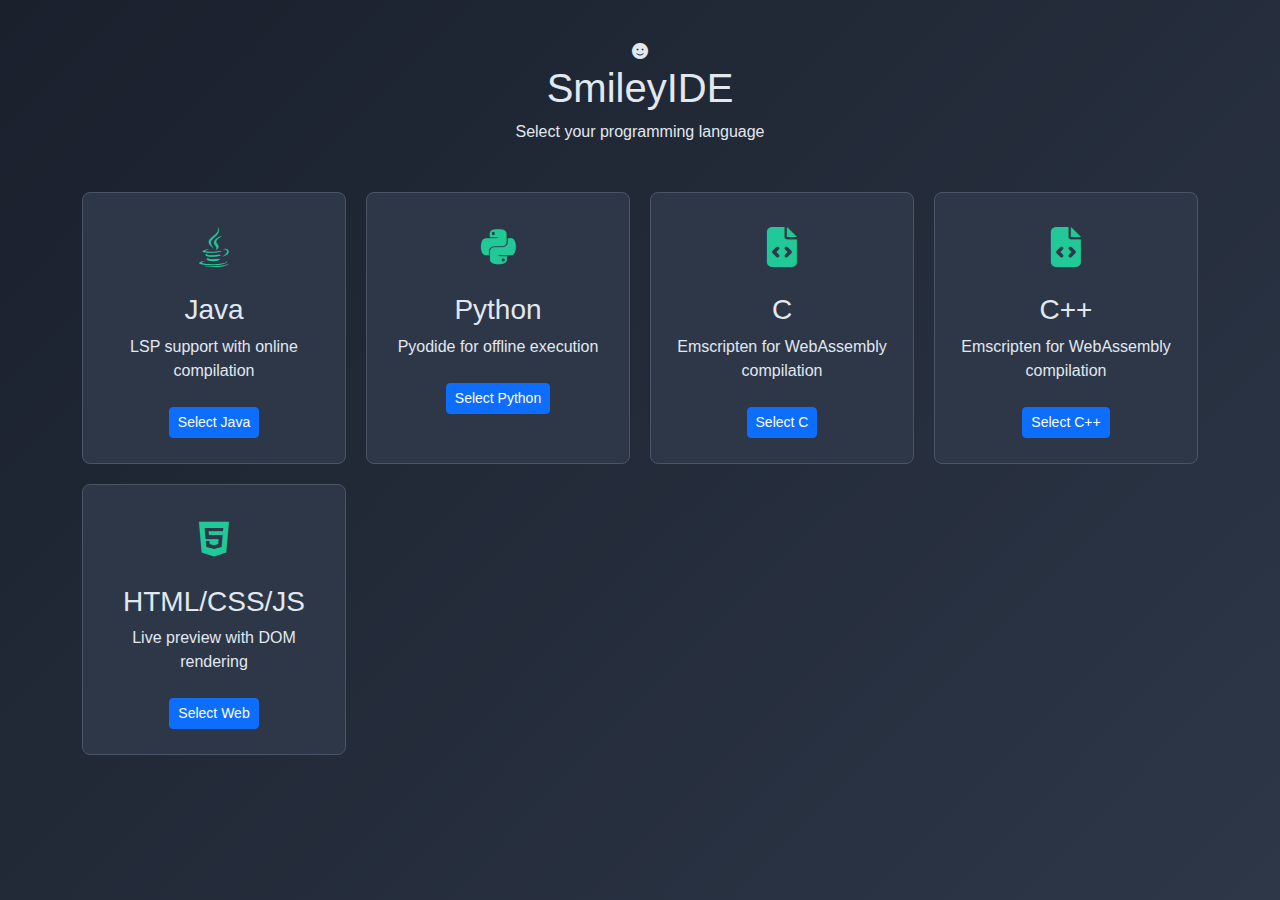
<file: languages.html>
<!DOCTYPE html>
<html lang="en">
<head>
    <meta charset="UTF-8">
    <meta name="viewport" content="width=device-width, initial-scale=1.0">
    <title>SmileyIDE - Language Selection</title>
    <link href="https://cdn.jsdelivr.net/npm/bootstrap@5.3.0/dist/css/bootstrap.min.css" rel="stylesheet">
    <link rel="stylesheet" href="https://cdnjs.cloudflare.com/ajax/libs/font-awesome/6.4.0/css/all.min.css">
    <link href="css/style.css" rel="stylesheet">
</head>
<body>
    <div class="language-selection">
        <div class="container">
            <div class="logo text-center mb-5">
                <i class="fas fa-smile"></i>
                <h1>SmileyIDE</h1>
                <p>Select your programming language</p>
            </div>
            
            <div class="language-cards">
                <div class="language-card" data-lang="java">
                    <div class="language-icon">
                        <i class="fab fa-java"></i>
                    </div>
                    <h3>Java</h3>
                    <p>LSP support with online compilation</p>
                    <button class="btn btn-primary btn-sm mt-2">Select Java</button>
                </div>
                <div class="language-card" data-lang="python">
                    <div class="language-icon">
                        <i class="fab fa-python"></i>
                    </div>
                    <h3>Python</h3>
                    <p>Pyodide for offline execution</p>
                    <button class="btn btn-primary btn-sm mt-2">Select Python</button>
                </div>
                <div class="language-card" data-lang="c">
                    <div class="language-icon">
                        <i class="fas fa-file-code"></i>
                    </div>
                    <h3>C</h3>
                    <p>Emscripten for WebAssembly compilation</p>
                    <button class="btn btn-primary btn-sm mt-2">Select C</button>
                </div>
                <div class="language-card" data-lang="cpp">
                    <div class="language-icon">
                        <i class="fas fa-file-code"></i>
                    </div>
                    <h3>C++</h3>
                    <p>Emscripten for WebAssembly compilation</p>
                    <button class="btn btn-primary btn-sm mt-2">Select C++</button>
                </div>
                <div class="language-card" data-lang="web">
                    <div class="language-icon">
                        <i class="fab fa-html5"></i>
                    </div>
                    <h3>HTML/CSS/JS</h3>
                    <p>Live preview with DOM rendering</p>
                    <button class="btn btn-primary btn-sm mt-2">Select Web</button>
                </div>
            </div>
        </div>
    </div>

    <script src="js/auth/session.js"></script>
    <script>
        // Check if user is logged in
        if (!isLoggedIn()) {
            window.location.href = 'login.html';
        }

        document.querySelectorAll('.language-card button').forEach(button => {
            button.addEventListener('click', function() {
                const language = this.parentElement.getAttribute('data-lang');
                localStorage.setItem('selectedLanguage', language);
                window.location.href = 'index.html';
            });
        });
    </script>
</body>
</html>
</file>
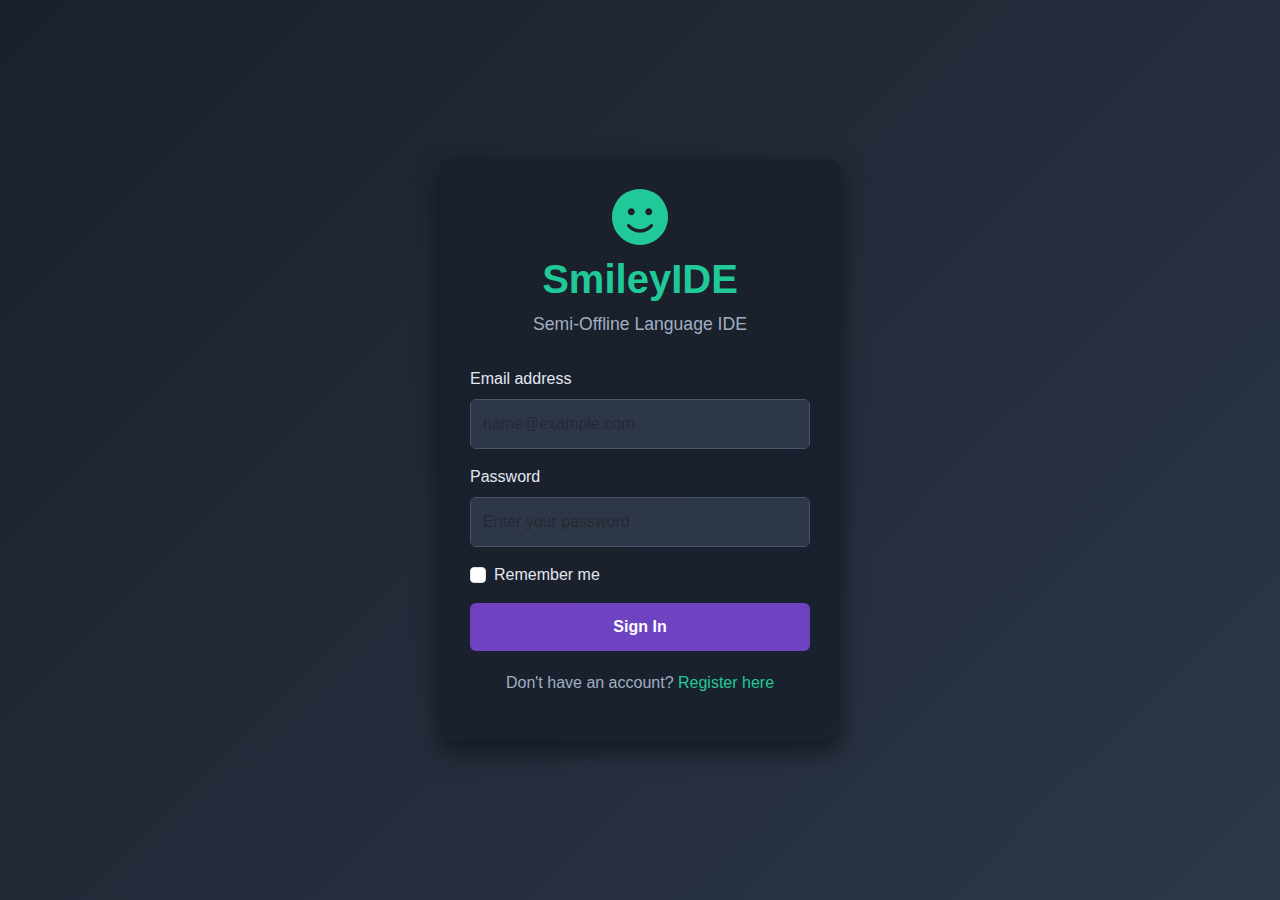
<file: login.html>
<!DOCTYPE html>
<html lang="en">
<head>
    <meta charset="UTF-8">
    <meta name="viewport" content="width=device-width, initial-scale=1.0">
    <title>SmileyIDE - Login</title>
    <link href="https://cdn.jsdelivr.net/npm/bootstrap@5.3.0/dist/css/bootstrap.min.css" rel="stylesheet">
    <link rel="stylesheet" href="https://cdnjs.cloudflare.com/ajax/libs/font-awesome/6.4.0/css/all.min.css">
    <link href="css/login.css" rel="stylesheet">
</head>
<body>
    <div class="auth-container">
        <div class="logo">
            <i class="fas fa-smile"></i>
            <h1>SmileyIDE</h1>
            <p>Semi-Offline Language IDE</p>
        </div>
        
        <form id="loginForm">
            <div class="mb-3">
                <label for="email" class="form-label">Email address</label>
                <input type="email" class="form-control" id="email" placeholder="name@example.com" required>
            </div>
            <div class="mb-3">
                <label for="password" class="form-label">Password</label>
                <input type="password" class="form-control" id="password" placeholder="Enter your password" required>
            </div>
            <div class="mb-3 form-check">
                <input type="checkbox" class="form-check-input" id="remember">
                <label class="form-check-label" for="remember">Remember me</label>
            </div>
            <button type="submit" class="btn btn-primary w-100">Sign In</button>
        </form>
        
        <div class="auth-footer">
            <p>Don't have an account? <a href="#" id="showRegister">Register here</a></p>
        </div>
    </div>

    <script src="js/auth/session.js"></script>
    <script src="js/auth/login.js"></script>
    <script src="js/auth/register.js"></script>
    <script>
        // Check if user is already logged in
        if (isLoggedIn()) {
            window.location.href = 'languages.html';
        }

        document.getElementById('loginForm').addEventListener('submit', function(e) {
            e.preventDefault();
            const email = document.getElementById('email').value;
            const password = document.getElementById('password').value;
            const remember = document.getElementById('remember').checked;
            
            if (loginUser(email, password, remember)) {
                window.location.href = 'languages.html';
            } else {
                alert('Invalid email or password');
            }
        });

        document.getElementById('showRegister').addEventListener('click', function() {
            const email = prompt('Enter your email:');
            const password = prompt('Create a password:');
            
            if (email && password) {
                if (registerUser(email, password)) {
                    alert('Registration successful! Please login.');
                    document.getElementById('email').value = email;
                } else {
                    alert('User already exists!');
                }
            }
        });
    </script>
</body>
</html>
</file>
<file: css/style.css>
:root {
    --primary-color: #6f42c1;
    --secondary-color: #20c997;
    --dark-bg: #2d3748;
    --darker-bg: #1a202c;
    --light-bg: #f8f9fa;
    --border-color: #4a5568;
}

body {
    background-color: var(--darker-bg);
    color: #e2e8f0;
    font-family: 'Segoe UI', Tahoma, Geneva, Verdana, sans-serif;
    margin: 0;
    padding: 0;
    height: 100vh;
    overflow: hidden;
}

.container-fluid {
    height: 100%;
    padding: 0;
}

.row {
    height: 100%;
    margin: 0;
}

/* Sidebar Styles */
.sidebar {
    background-color: var(--darker-bg);
    padding: 20px;
    border-right: 1px solid var(--border-color);
    height: 100%;
    overflow-y: auto;
}

.sidebar-title {
    color: var(--secondary-color);
    font-weight: 600;
    margin-bottom: 15px;
    font-size: 1.1rem;
}

.file-item {
    padding: 8px 12px;
    border-radius: 4px;
    cursor: pointer;
    margin-bottom: 5px;
    font-size: 0.9rem;
    display: flex;
    align-items: center;
}

.file-item:hover {
    background-color: var(--dark-bg);
}

.file-item.active {
    background-color: var(--primary-color);
    color: white;
}

.file-item i {
    margin-right: 8px;
    width: 16px;
}

/* Editor Styles */
.editor-container {
    background-color: var(--dark-bg);
    height: 100%;
    display: flex;
    flex-direction: column;
}

.editor-header {
    background-color: var(--darker-bg);
    padding: 10px 15px;
    border-bottom: 1px solid var(--border-color);
    display: flex;
    justify-content: space-between;
    align-items: center;
}

.language-selector {
    display: flex;
    align-items: center;
}

.language-selector select {
    background-color: var(--dark-bg);
    color: white;
    border: 1px solid var(--border-color);
    padding: 5px 10px;
    border-radius: 4px;
    margin-right: 10px;
}

.editor-toolbar {
    display: flex;
    gap: 10px;
}

.editor {
    flex: 1;
    padding: 15px;
    font-family: 'Fira Code', monospace;
    background-color: #0f1117;
    color: #e2e8f0;
    overflow: auto;
    line-height: 1.5;
}

.code-line {
    margin: 0;
}

.code-comment {
    color: #6b7280;
}

.code-keyword {
    color: #f472b6;
}

.code-string {
    color: #84cc16;
}

.code-number {
    color: #f59e0b;
}

.editor-status {
    background-color: var(--darker-bg);
    padding: 5px 15px;
    border-top: 1px solid var(--border-color);
    display: flex;
    justify-content: space-between;
    font-size: 0.875rem;
}

.status-item {
    display: flex;
    align-items: center;
}

.status-indicator {
    width: 8px;
    height: 8px;
    border-radius: 50%;
    margin-right: 8px;
}

.status-online {
    background-color: #10b981;
}

/* Output Styles */
.output-container {
    background-color: var(--light-bg);
    color: #2d3748;
    padding: 20px;
    border-left: 1px solid var(--border-color);
    height: 100%;
    overflow-y: auto;
    display: flex;
    flex-direction: column;
}

.output-section {
    margin-bottom: 25px;
}

.output-title {
    font-weight: 600;
    margin-bottom: 10px;
    color: var(--dark-bg);
    font-size: 1.1rem;
}

.output-content {
    background-color: white;
    border-radius: 5px;
    padding: 15px;
    font-family: 'Fira Code', monospace;
    overflow-y: auto;
}

.output-line {
    margin: 0;
    line-height: 1.5;
}

.output-success {
    color: #10b981;
}

/* AI Assistant Styles */
.ai-panel {
    background-color: white;
    border-radius: 8px;
    padding: 15px;
    margin-top: 20px;
}

.ai-header {
    display: flex;
    align-items: center;
    margin-bottom: 15px;
}

.ai-title {
    font-weight: 600;
    color: var(--dark-bg);
    margin: 0;
}

.ai-icon {
    background-color: var(--primary-color);
    color: white;
    width: 30px;
    height: 30px;
    border-radius: 50%;
    display: flex;
    align-items: center;
    justify-content: center;
    margin-right: 10px;
}

.ai-features {
    margin-bottom: 15px;
}

.ai-feature {
    margin-bottom: 5px;
    font-size: 0.9rem;
}

.ai-feature:before {
    content: "• ";
    color: var(--primary-color);
}

/* Button Styles */
.btn-smiley {
    background-color: var(--primary-color);
    color: white;
    border: none;
    padding: 8px 16px;
    border-radius: 4px;
    cursor: pointer;
    font-weight: 500;
    display: flex;
    align-items: center;
    justify-content: center;
}

.btn-smiley:hover {
    background-color: #5a32a3;
}

.btn-smiley i {
    margin-right: 5px;
}

.btn-smiley-sm {
    padding: 5px 10px;
    font-size: 0.875rem;
}

.btn-run {
    background-color: var(--secondary-color);
}

.btn-run:hover {
    background-color: #199d7a;
}

.btn-logout {
    background-color: #e53e3e;
}

.btn-logout:hover {
    background-color: #c53030;
}

/* Language Selection Styles */
.language-selection {
    padding: 40px;
    background: linear-gradient(135deg, var(--darker-bg) 0%, var(--dark-bg) 100%);
    min-height: 100vh;
}

.language-cards {
    display: grid;
    grid-template-columns: repeat(auto-fit, minmax(250px, 1fr));
    gap: 20px;
    margin-top: 30px;
}

.language-card {
    background-color: var(--dark-bg);
    border-radius: 8px;
    padding: 25px;
    text-align: center;
    transition: transform 0.3s;
    border: 1px solid var(--border-color);
    cursor: pointer;
}

.language-card:hover {
    transform: translateY(-5px);
    border-color: var(--primary-color);
}

.language-icon {
    font-size: 2.5rem;
    color: var(--secondary-color);
    margin-bottom: 15px;
}

/* Utility Classes */
.text-success {
    color: #10b981 !important;
}

.text-info {
    color: #0ea5e9 !important;
}

.mb-3 {
    margin-bottom: 1rem !important;
}

.mt-3 {
    margin-top: 1rem !important;
}

.hidden {
    display: none;
}
</file>
<file: css/login.css>
:root {
    --primary-color: #6f42c1;
    --secondary-color: #20c997;
    --dark-bg: #2d3748;
    --darker-bg: #1a202c;
    --light-bg: #f8f9fa;
    --border-color: #4a5568;
}

body {
    background: linear-gradient(135deg, var(--darker-bg) 0%, var(--dark-bg) 100%);
    color: #e2e8f0;
    font-family: 'Segoe UI', Tahoma, Geneva, Verdana, sans-serif;
    height: 100vh;
    margin: 0;
    padding: 0;
    display: flex;
    justify-content: center;
    align-items: center;
}

.auth-container {
    background-color: rgba(26, 32, 44, 0.9);
    border-radius: 10px;
    box-shadow: 0 10px 25px rgba(0, 0, 0, 0.5);
    width: 400px;
    padding: 30px;
}

.logo {
    text-align: center;
    margin-bottom: 30px;
}

.logo i {
    font-size: 3.5rem;
    color: var(--secondary-color);
}

.logo h1 {
    font-weight: 800;
    color: var(--secondary-color);
    margin-top: 10px;
}

.logo p {
    color: #a0aec0;
    font-size: 1.1rem;
}

.form-control {
    background-color: var(--dark-bg);
    border: 1px solid var(--border-color);
    color: #e2e8f0;
    padding: 12px;
}

.form-control:focus {
    background-color: var(--dark-bg);
    color: #e2e8f0;
    border-color: var(--primary-color);
    box-shadow: 0 0 0 0.25rem rgba(111, 66, 193, 0.25);
}

.btn-primary {
    background-color: var(--primary-color);
    border: none;
    padding: 12px;
    font-weight: 600;
}

.btn-primary:hover {
    background-color: #5a32a3;
}

.auth-footer {
    text-align: center;
    margin-top: 20px;
    color: #a0aec0;
}

.auth-footer a {
    color: var(--secondary-color);
    text-decoration: none;
    cursor: pointer;
}
</file>
